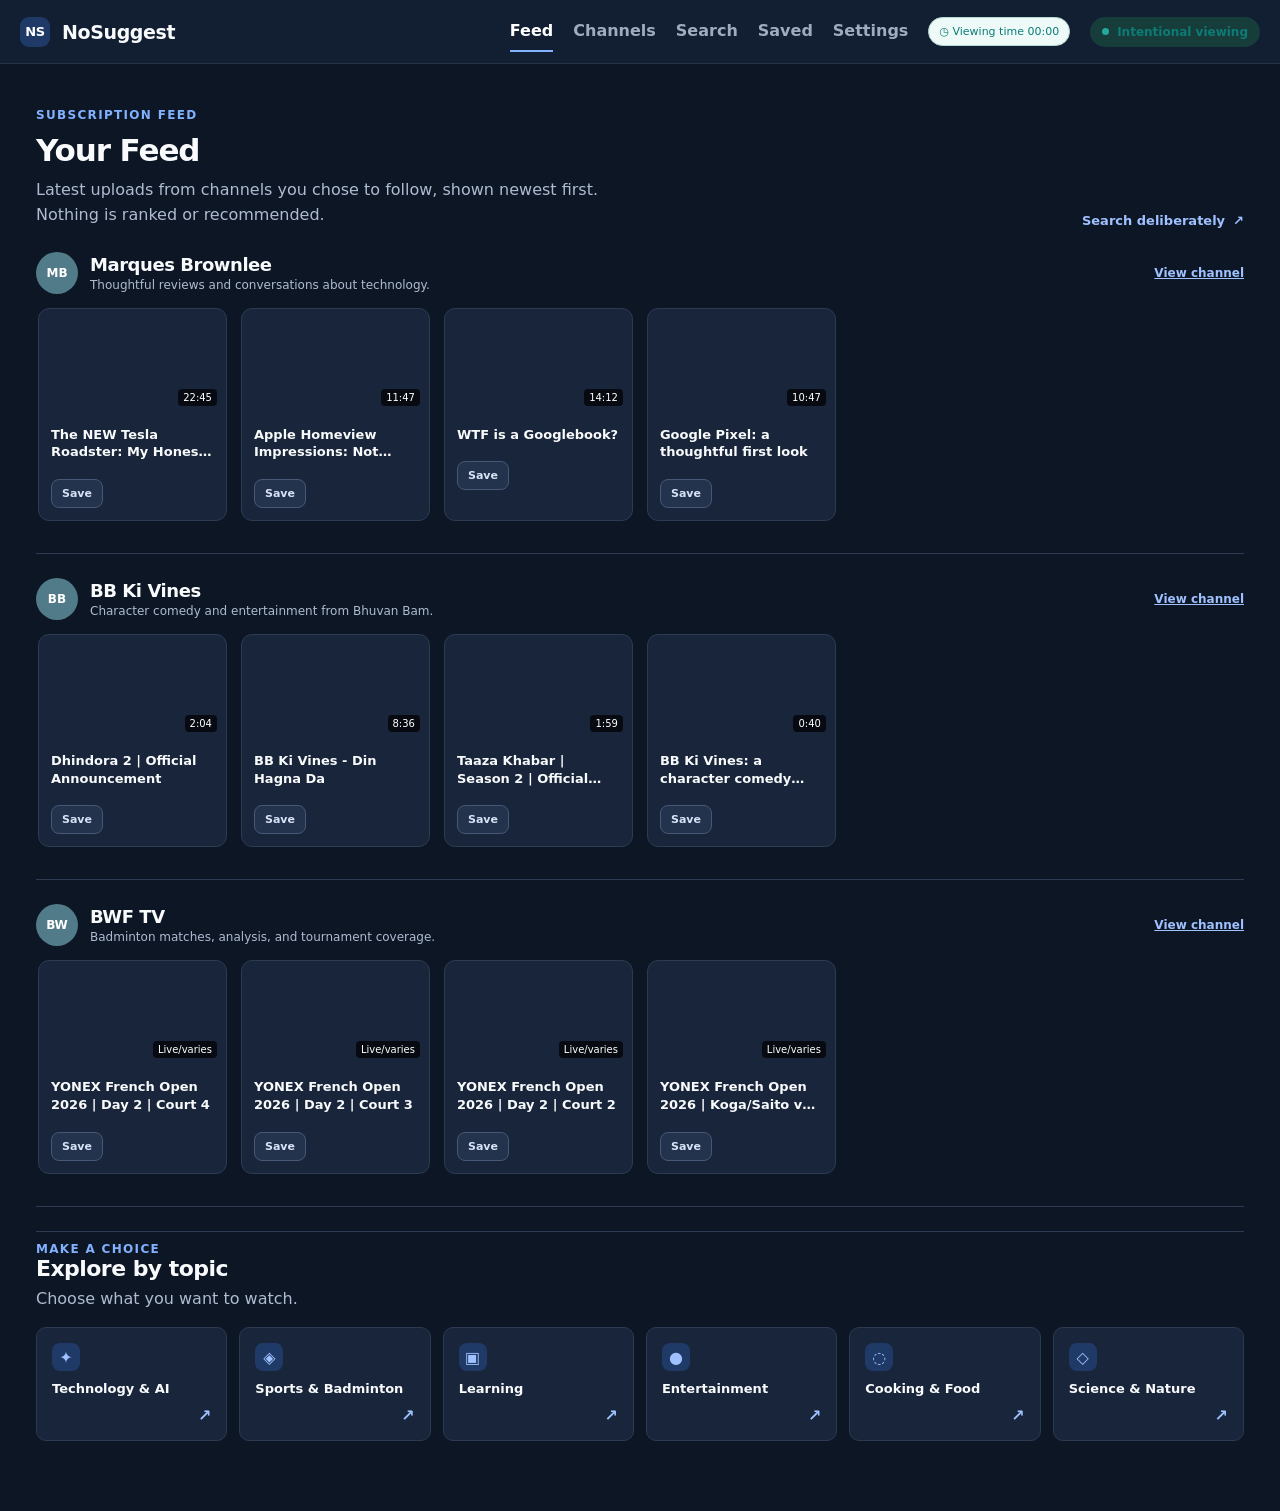
<file: index.html>
<!doctype html>
<html lang="en">
<head>
  <meta charset="utf-8">
  <meta name="viewport" content="width=device-width, initial-scale=1">
  <title>NoSuggest — Home</title>
  <link rel="stylesheet" href="css/styles.css?v=20261021b">
</head>
<body data-page="home">
  <div id="app"></div>
  <script src="js/data.js?v=20261022b"></script>
  <script src="js/app.js?v=20261021c"></script>
</body>
</html>
</file>
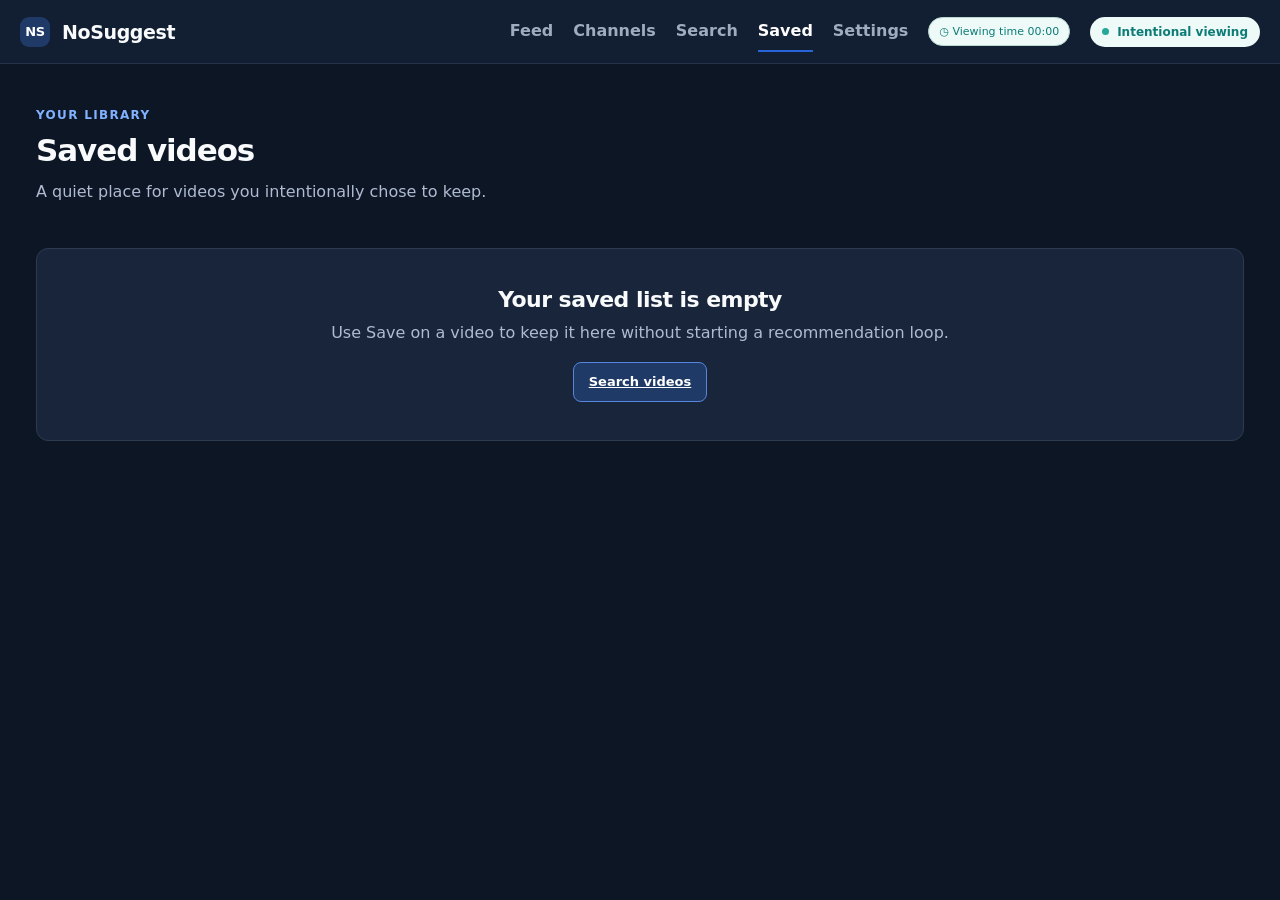
<file: saved.html>
<!doctype html>
<html lang="en">
<head>
  <meta charset="utf-8"><meta name="viewport" content="width=device-width, initial-scale=1">
  <title>NoSuggest — Saved videos</title><link rel="stylesheet" href="css/styles.css?v=20261021b">
</head>
<body data-page="saved"><div id="app"></div><script src="js/data.js?v=20261022b"></script><script src="js/app.js?v=20261021c"></script></body>
</html>
</file>
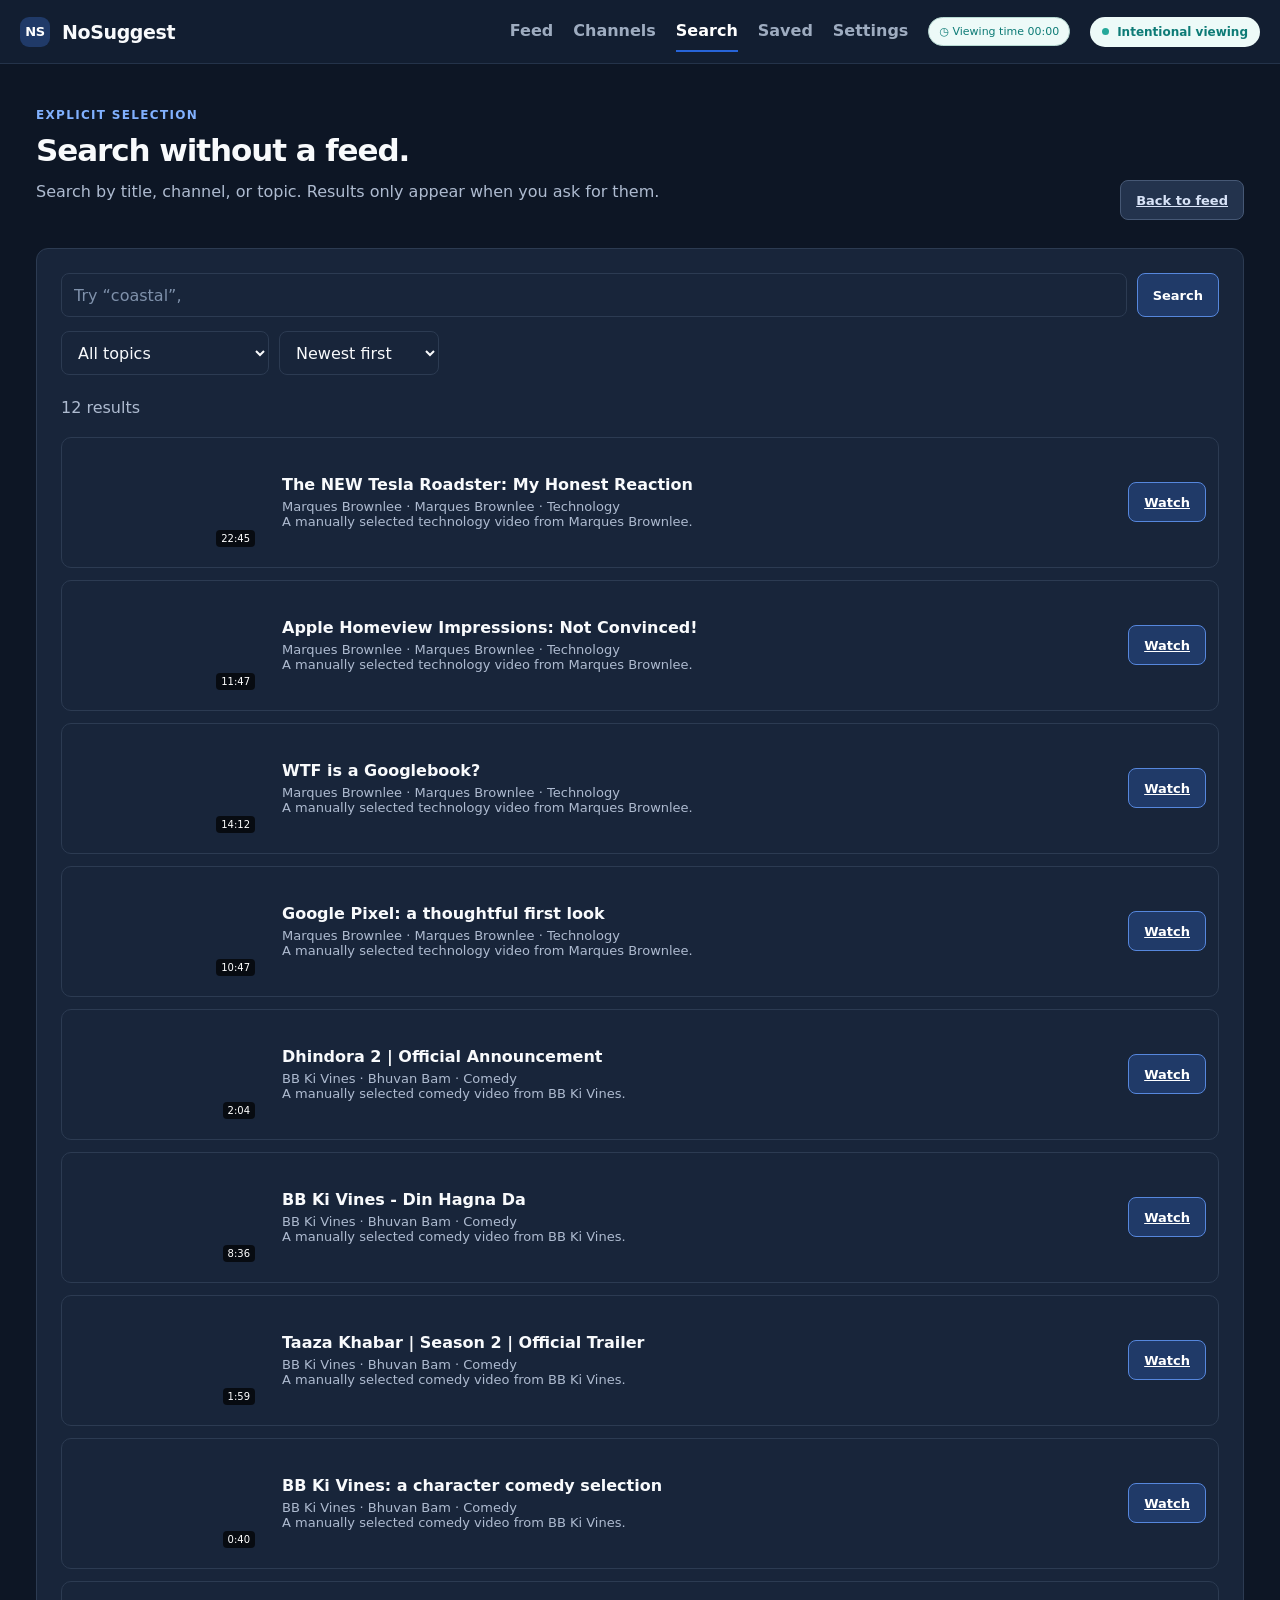
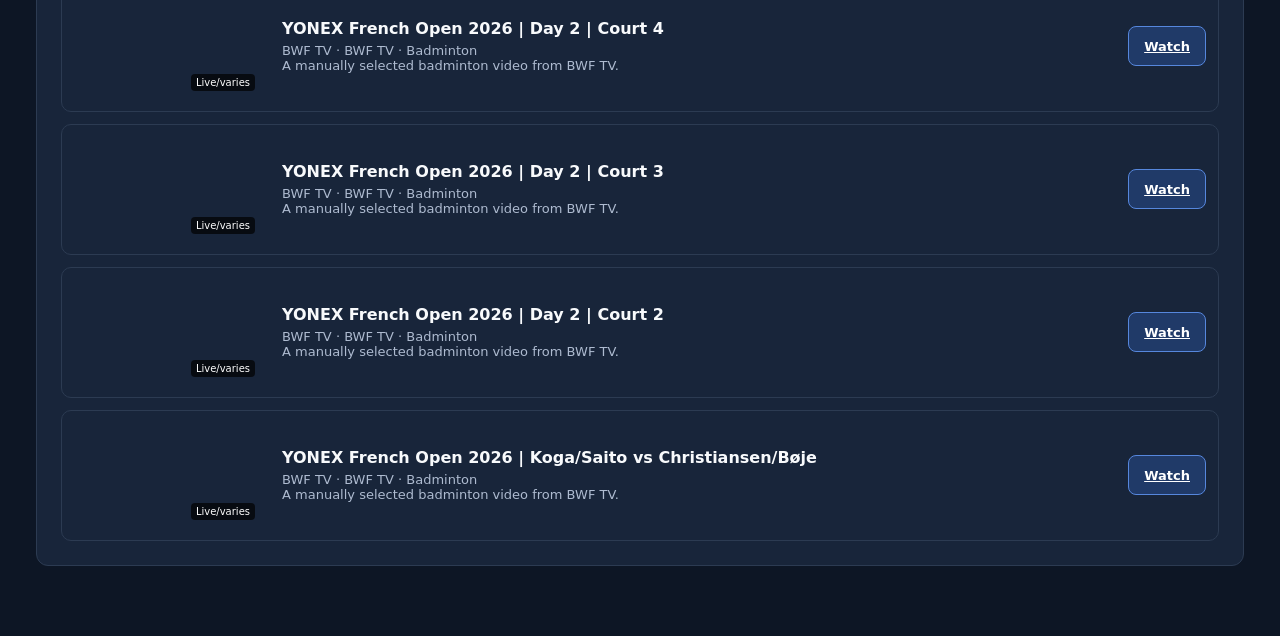
<file: search.html>
<!doctype html>
<html lang="en">
<head>
  <meta charset="utf-8"><meta name="viewport" content="width=device-width, initial-scale=1">
  <title>NoSuggest — Search</title><link rel="stylesheet" href="css/styles.css?v=20261021b">
</head>
<body data-page="search"><div id="app"></div><script src="js/data.js?v=20261022b"></script><script src="js/app.js?v=20261021c"></script></body>
</html>
</file>
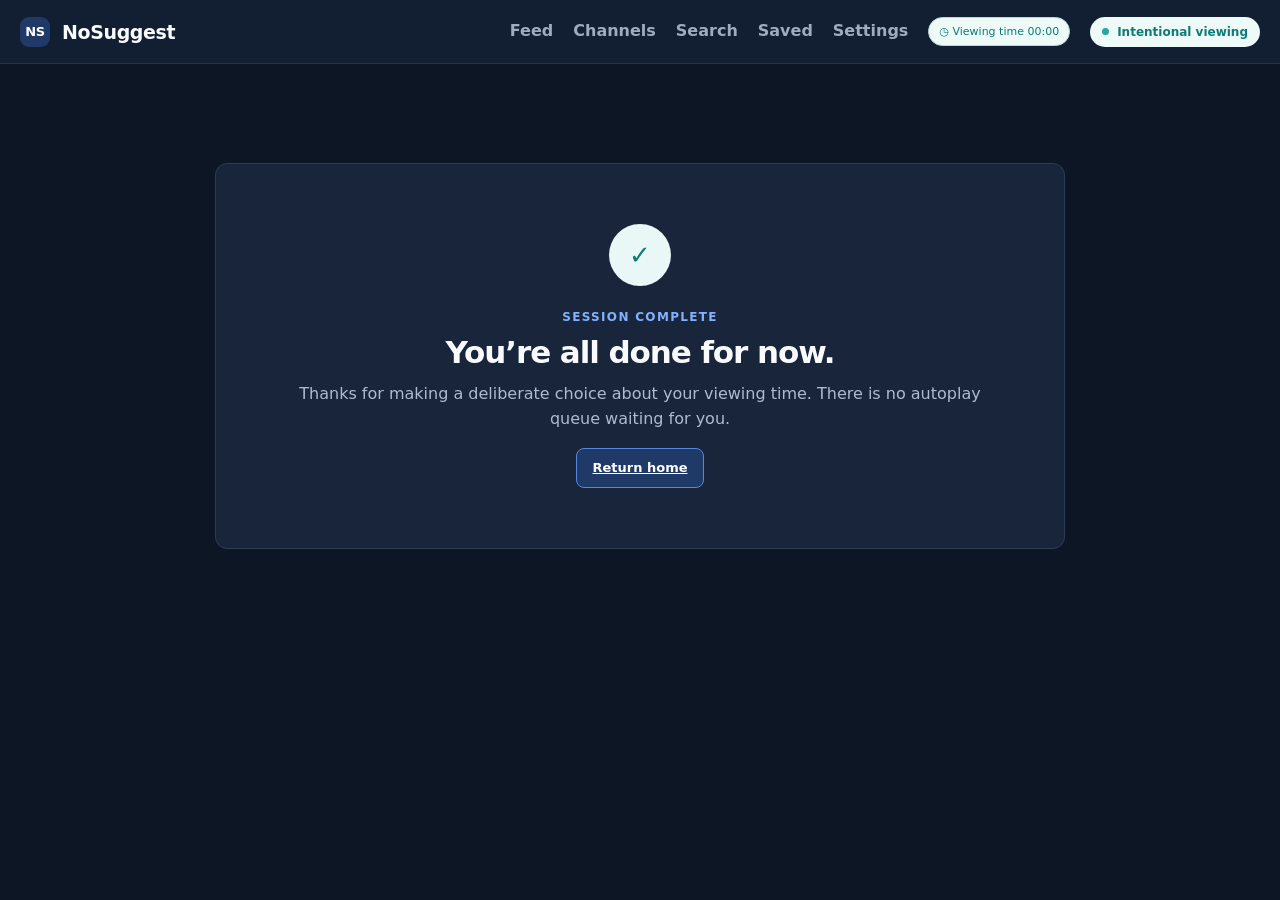
<file: session-complete.html>
<!doctype html>
<html lang="en">
<head>
  <meta charset="utf-8"><meta name="viewport" content="width=device-width, initial-scale=1">
  <title>NoSuggest — Session complete</title><link rel="stylesheet" href="css/styles.css?v=20261021b">
</head>
<body data-page="complete"><div id="app"></div><script src="js/data.js?v=20261022b"></script><script src="js/app.js?v=20261021c"></script></body>
</html>
</file>
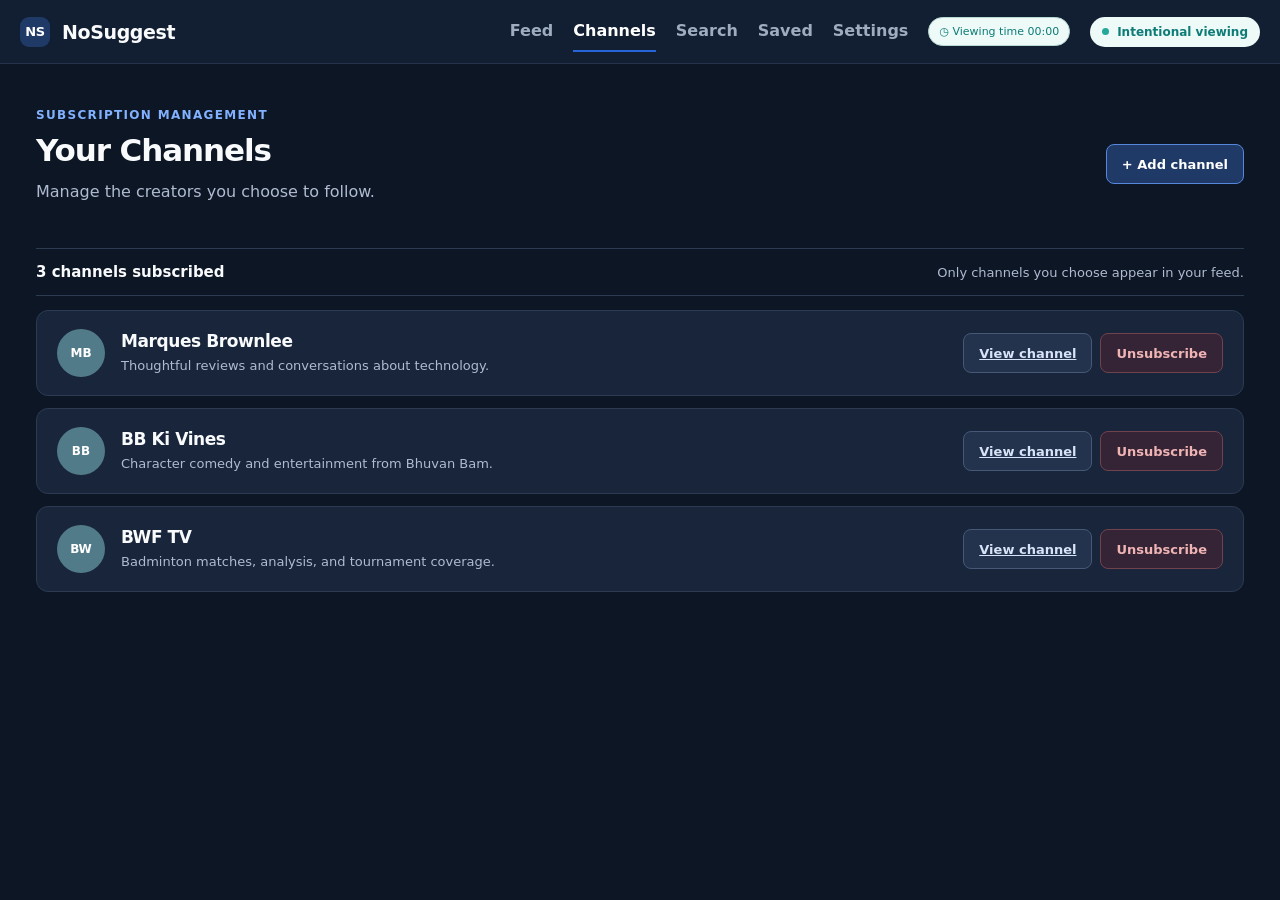
<file: subscriptions.html>
<!doctype html>
<html lang="en">
<head>
  <meta charset="utf-8"><meta name="viewport" content="width=device-width, initial-scale=1">
  <title>NoSuggest — Subscriptions</title><link rel="stylesheet" href="css/styles.css?v=20261021b">
</head>
<body data-page="subscriptions"><div id="app"></div><script src="js/data.js?v=20261022b"></script><script src="js/app.js?v=20261021c"></script></body>
</html>
</file>
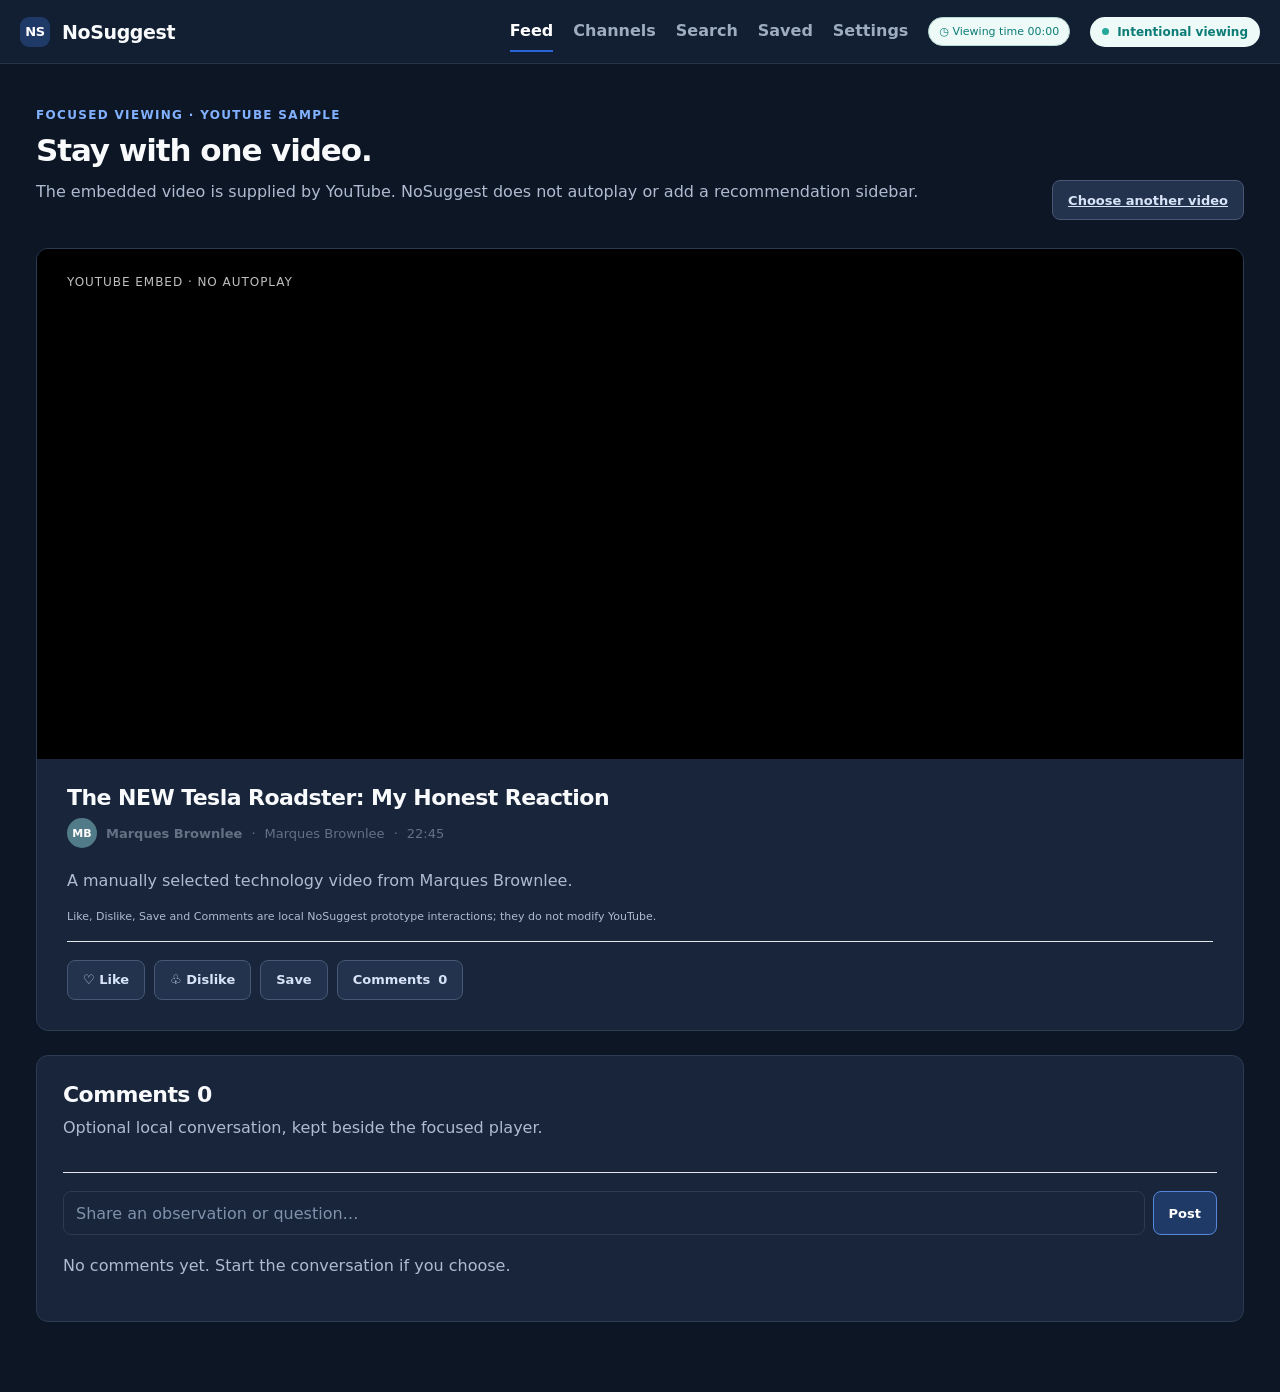
<file: watch.html>
<!doctype html>
<html lang="en">
<head>
  <meta charset="utf-8"><meta name="viewport" content="width=device-width, initial-scale=1">
  <title>NoSuggest — Watch</title><link rel="stylesheet" href="css/styles.css?v=20261021b">
</head>
<body data-page="watch"><div id="app"></div><script src="js/data.js?v=20261022b"></script><script src="js/app.js?v=20261021c"></script></body>
</html>
</file>
<file: css/styles.css>
:root {
    --ink: #1e293b;
    --muted: #667085;
    --line: #e4e7ec;
    --surface: #fff;
    --canvas: #f7f8fa;
    --navy: #14233b;
    --blue: #2764d8;
    --blue-soft: #edf4ff;
    --teal: #0d7b76;
    --shadow: 0 12px 30px rgba(20, 35, 59, .08);
    --radius: 12px
}

* {
    box-sizing: border-box
}

html {
    scroll-behavior: smooth
}

body {
    margin: 0;
    background: var(--canvas);
    color: var(--ink);
    font-family: Inter, ui-sans-serif, system-ui, -apple-system, BlinkMacSystemFont, "Segoe UI", sans-serif
}

button,
input,
select {
    font: inherit
}

button {
    cursor: pointer
}

button:focus-visible,
input:focus-visible,
select:focus-visible {
    outline: 3px solid #8bb6ff;
    outline-offset: 3px
}

.shell {
    min-height: 100vh
}

.topbar {
    height: 72px;
    padding: 0 max(24px, calc((100% - 1312px)/2 + 36px));
    display: flex;
    align-items: center;
    justify-content: space-between;
    background: var(--surface);
    border-bottom: 1px solid var(--line)
}

.brand {
    display: inline-flex;
    align-items: center;
    gap: 12px;
    border: 0;
    background: transparent;
    color: var(--navy);
    font-size: 19px;
    font-weight: 750;
    letter-spacing: -.02em;
    padding: 0
}

.brand-mark {
    width: 30px;
    height: 30px;
    display: grid;
    place-items: center;
    color: #fff;
    background: var(--navy);
    border-radius: 9px;
    font-size: 13px
}

.nav {
    display: flex;
    align-items: center;
    gap: 24px
}

.nav-link {
    border: 0;
    background: transparent;
    color: var(--muted);
    font-weight: 650;
    padding: 10px 0
}

.nav-link.active,
.nav-link:hover {
    color: var(--navy)
}

.status-pill {
    display: inline-flex;
    align-items: center;
    gap: 8px;
    padding: 8px 12px;
    border-radius: 999px;
    color: var(--teal);
    background: #edfaf8;
    font-size: 12px;
    font-weight: 750
}

.status-dot {
    width: 7px;
    height: 7px;
    border-radius: 50%;
    background: #24a89a
}

main {
    max-width: 1312px;
    margin: 0 auto;
    padding: 44px 36px 70px
}

.page-heading {
    display: flex;
    align-items: flex-end;
    justify-content: space-between;
    gap: 30px;
    margin-bottom: 28px
}

.eyebrow {
    margin: 0 0 10px;
    color: var(--blue);
    font-size: 12px;
    font-weight: 800;
    letter-spacing: .11em;
    text-transform: uppercase
}

h1,
h2,
h3,
p {
    margin-top: 0
}

h1 {
    margin-bottom: 10px;
    color: var(--navy);
    font-size: 31px;
    line-height: 1.18;
    letter-spacing: -.035em
}

h2 {
    margin-bottom: 8px;
    color: var(--navy);
    font-size: 22px;
    letter-spacing: -.025em
}

h3 {
    margin-bottom: 7px;
    font-size: 16px
}

.subtle {
    color: var(--muted);
    line-height: 1.6
}

.btn {
    min-height: 40px;
    display: inline-flex;
    align-items: center;
    justify-content: center;
    gap: 8px;
    padding: 0 15px;
    border: 1px solid var(--line);
    color: var(--ink);
    background: #fff;
    border-radius: 8px;
    font-size: 13px;
    font-weight: 700;
    transition: .15s ease
}

.btn:hover {
    border-color: #b7c2d0;
    background: #f8fafc;
    transform: translateY(-1px)
}

.btn.primary {
    border-color: var(--navy);
    color: #fff;
    background: var(--navy)
}

.btn.primary:hover {
    background: #223856
}

.btn.selected {
    border-color: #a8c7fa;
    color: var(--blue);
    background: var(--blue-soft)
}

.link-button {
    border: 0;
    background: transparent;
    color: var(--blue);
    font-weight: 700;
    padding: 0
}

.card {
    border: 1px solid var(--line);
    background: var(--surface);
    border-radius: var(--radius);
    box-shadow: var(--shadow)
}

.hero {
    display: flex;
    align-items: center;
    justify-content: space-between;
    gap: 24px;
    padding: 30px;
    margin-bottom: 28px
}

.hero p {
    max-width: 620px;
    margin-bottom: 0
}

.section {
    margin-top: 34px
}

.section-heading {
    display: flex;
    align-items: end;
    justify-content: space-between;
    margin-bottom: 14px
}

.section-heading h2 {
    margin-bottom: 0
}

.channel-row {
    display: flex;
    gap: 12px;
    overflow: auto;
    padding-bottom: 4px
}

.channel-chip {
    min-width: 180px;
    padding: 16px;
    border: 1px solid var(--line);
    background: #fff;
    border-radius: 10px;
    text-decoration: none;
    color: var(--ink)
}

.channel-chip:hover {
    border-color: #92add8
}

.channel-avatar,
.avatar {
    display: grid;
    place-items: center;
    color: #fff;
    background: #527b89;
    border-radius: 50%;
    font-weight: 800
}

.channel-avatar {
    width: 40px;
    height: 40px;
    margin-bottom: 11px;
    font-size: 12px
}

.video-grid {
    display: grid;
    grid-template-columns: repeat(3, 1fr);
    gap: 16px
}

.video-card {
    overflow: hidden;
    border: 1px solid var(--line);
    background: #fff;
    border-radius: 11px;
    transition: .15s
}

.video-card:hover {
    border-color: #92add8;
    box-shadow: 0 6px 16px rgba(39, 100, 216, .1);
    transform: translateY(-2px)
}

.thumb {
    height: 150px;
    position: relative;
    display: grid;
    place-items: center;
    overflow: hidden;
    color: rgba(255, 255, 255, .8);
    background: linear-gradient(135deg, #243f5e, #7b9c8a);
    font-size: 34px
}

.thumb:before {
    content: "";
    position: absolute;
    width: 45%;
    height: 70%;
    right: 12%;
    top: 10%;
    border-radius: 50%;
    background: #d1a867;
    opacity: .55
}

.thumb.two {
    background: linear-gradient(135deg, #8f6943, #304b64)
}

.thumb.three {
    background: linear-gradient(135deg, #1f596c, #b48b5a)
}

.thumb.four {
    background: linear-gradient(135deg, #28395e, #716c9a)
}

.thumb.five {
    background: linear-gradient(135deg, #814b42, #d08d55)
}

.thumb.six {
    background: linear-gradient(135deg, #1c5963, #5d9b91)
}

.duration {
    position: absolute;
    right: 9px;
    bottom: 8px;
    padding: 3px 5px;
    color: #fff;
    background: rgba(0, 0, 0, .7);
    border-radius: 4px;
    font-size: 10px
}

.video-card-body {
    padding: 15px
}

.video-card h3 {
    font-size: 15px
}

.video-card p {
    margin: 0;
    color: var(--muted);
    font-size: 12px;
    line-height: 1.45
}

.video-card-actions {
    display: flex;
    gap: 8px;
    margin-top: 14px
}

.video-card-actions .btn {
    min-height: 34px;
    padding: 0 11px;
    font-size: 12px
}

.empty {
    padding: 38px;
    text-align: center
}

.empty h2 {
    margin-bottom: 8px
}

.search-box {
    display: flex;
    gap: 10px
}

.search-box input {
    flex: 1
}

.input,
.select {
    width: 100%;
    min-height: 44px;
    border: 1px solid var(--line);
    padding: 10px 12px;
    color: var(--ink);
    background: #fff;
    border-radius: 8px
}

.filters {
    display: flex;
    gap: 10px;
    margin: 14px 0 20px
}

.filters .select {
    width: auto;
    min-width: 160px
}

.result-list {
    display: grid;
    gap: 12px
}

.result-card {
    display: grid;
    grid-template-columns: 190px 1fr auto;
    gap: 18px;
    align-items: center;
    padding: 12px;
    border: 1px solid var(--line);
    background: #fff;
    border-radius: 10px
}

.result-card h3 {
    margin-bottom: 5px
}

.result-card p {
    margin: 0;
    color: var(--muted);
    font-size: 13px
}

.result-card .thumb {
    height: 105px;
    border-radius: 7px
}

.result-thumb-link {
    display: block;
    cursor: pointer;
    border-radius: 7px;
    transition: opacity .15s, transform .15s
}

.result-thumb-link:hover {
    opacity: .88;
    transform: scale(1.02)
}

.result-thumb-link:focus-visible {
    outline: 3px solid #8bb6ff;
    outline-offset: 3px
}

.player-card {
    overflow: hidden
}

.video-stage {
    height: 510px;
    position: relative;
    display: flex;
    align-items: center;
    justify-content: center;
    overflow: hidden;
    background: #101c2e
}

.video-stage:before {
    content: "";
    position: absolute;
    inset: 0;
    background: radial-gradient(ellipse at 50% 40%, rgba(49, 105, 145, .62), transparent 48%), linear-gradient(135deg, #0d2238, #1f4c62 52%, #173044)
}

.video-art {
    position: relative;
    z-index: 1;
    width: 65%;
    height: 65%;
    border: 1px solid rgba(255, 255, 255, .24);
    background: linear-gradient(130deg, rgba(255, 255, 255, .11), rgba(255, 255, 255, .02));
    border-radius: 18px;
    transform: rotate(-2deg);
    box-shadow: 0 22px 55px rgba(0, 0, 0, .28)
}

.video-art:before,
.video-art:after {
    content: "";
    position: absolute;
    border-radius: 50%
}

.video-art:before {
    width: 180px;
    height: 180px;
    right: 14%;
    top: 14%;
    background: #d1a867;
    opacity: .72
}

.video-art:after {
    width: 250px;
    height: 180px;
    left: 12%;
    bottom: -20px;
    background: #154d63;
    opacity: .9;
    transform: skewX(-22deg)
}

.stage-label {
    position: absolute;
    z-index: 2;
    left: 30px;
    top: 26px;
    color: rgba(255, 255, 255, .75);
    font-size: 12px;
    letter-spacing: .08em;
    text-transform: uppercase
}

.play-large {
    position: absolute;
    z-index: 3;
    width: 66px;
    height: 66px;
    border: 0;
    color: #fff;
    background: rgba(20, 35, 59, .83);
    border-radius: 50%;
    font-size: 24px;
    padding-left: 5px
}

.play-large.is-playing {
    background: rgba(13, 123, 118, .9)
}

.video-info {
    padding: 26px 30px 30px
}

.video-meta {
    display: flex;
    align-items: center;
    gap: 9px;
    margin-bottom: 20px;
    color: var(--muted);
    font-size: 13px
}

.avatar {
    width: 30px;
    height: 30px;
    font-size: 11px
}

.watch-actions {
    display: flex;
    align-items: center;
    gap: 9px;
    flex-wrap: wrap;
    padding-top: 18px;
    border-top: 1px solid var(--line)
}

.comments {
    margin-top: 24px;
    padding: 26px
}

.comments-header {
    display: flex;
    justify-content: space-between;
    gap: 20px;
    align-items: start;
    border-bottom: 1px solid var(--line);
    padding-bottom: 16px
}

.comment-form {
    display: flex;
    gap: 8px;
    margin: 18px 0
}

.comment {
    display: flex;
    gap: 11px;
    padding: 15px 0;
    border-bottom: 1px solid #f0f1f3
}

.comment p {
    margin: 0;
    color: #475467;
    font-size: 13px;
    line-height: 1.45
}

.comment-name {
    margin-bottom: 4px;
    color: var(--navy);
    font-size: 13px;
    font-weight: 750
}

.stop-card,
.session-card {
    max-width: 850px;
    margin: 55px auto;
    padding: 60px 65px;
    text-align: center
}

.choice-grid {
    display: grid;
    grid-template-columns: repeat(3, 1fr);
    gap: 14px;
    margin-top: 34px;
    text-align: left
}

.choice {
    min-height: 155px;
    display: flex;
    flex-direction: column;
    align-items: flex-start;
    padding: 21px;
    border: 1px solid var(--line);
    color: var(--ink);
    background: #fff;
    border-radius: 11px;
    text-align: left
}

.choice:hover {
    border-color: #92add8;
    box-shadow: 0 6px 16px rgba(39, 100, 216, .1)
}

.choice strong {
    margin: 15px 0 7px;
    color: var(--navy)
}

.choice span {
    color: var(--muted);
    font-size: 12px;
    line-height: 1.45
}

.choice .arrow {
    margin-left: auto;
    color: var(--blue);
    font-size: 18px
}

.toast {
    position: fixed;
    right: 24px;
    bottom: 24px;
    z-index: 10;
    display: none;
    padding: 13px 17px;
    color: #fff;
    background: var(--navy);
    border-radius: 8px;
    box-shadow: var(--shadow);
    font-size: 13px
}

.toast.show {
    display: block
}

.footer-note {
    margin-top: 34px;
    color: #8993a1;
    font-size: 11px;
    text-align: center
}

.stop-overlay {
    position: fixed;
    inset: 0;
    z-index: 20;
    display: grid;
    place-items: center;
    padding: 24px;
    background: rgba(20, 35, 59, .68);
    overflow: auto
}

.stop-overlay .stop-card {
    width: min(850px, 100%);
    margin: 0
}

.complete-icon {
    width: 62px;
    height: 62px;
    display: grid;
    place-items: center;
    margin: 0 auto 24px;
    color: var(--teal);
    background: #e9f8f6;
    border-radius: 50%;
    font-size: 26px;
    font-weight: 800
}

.stop-overlay .choice-grid {
    margin-bottom: 22px
}

.stop-overlay .btn {
    display: flex;
    margin: 0 auto
}

@media(max-width:900px) {
    .topbar {
        padding: 0 22px
    }

    .nav {
        gap: 13px
    }

    .status-pill {
        display: none
    }

    main {
        padding: 30px 20px 55px
    }

    .video-grid {
        grid-template-columns: repeat(2, 1fr)
    }

    .result-card {
        grid-template-columns: 145px 1fr
    }

    .result-card .btn {
        grid-column: 2;
        justify-self: start
    }

    .choice-grid {
        grid-template-columns: 1fr
    }

    .video-stage {
        height: 400px
    }
}

@media(max-width:560px) {
    .topbar {
        height: auto;
        min-height: 68px;
        padding: 15px 17px;
        align-items: flex-start;
        gap: 12px
    }

    .brand {
        font-size: 17px
    }

    .nav {
        flex-wrap: wrap;
        justify-content: flex-end;
        gap: 7px 12px
    }

    .nav-link {
        font-size: 12px
    }

    main {
        padding: 24px 14px 45px
    }

    .page-heading {
        display: block
    }

    h1 {
        font-size: 27px
    }

    .page-heading>.btn {
        margin-top: 15px
    }

    .hero {
        display: block;
        padding: 23px
    }

    .hero .btn {
        margin-top: 16px
    }

    .video-grid {
        grid-template-columns: 1fr
    }

    .search-box {
        flex-wrap: wrap
    }

    .search-box .btn {
        width: 100%
    }

    .filters {
        flex-wrap: wrap
    }

    .filters .select {
        flex: 1;
        min-width: 130px
    }

    .result-card {
        grid-template-columns: 1fr
    }

    .result-card .thumb {
        height: 150px
    }

    .result-card .btn {
        grid-column: auto
    }

    .video-stage {
        height: 335px
    }

    .video-art {
        width: 78%;
        height: 58%
    }

    .video-info {
        padding: 22px 18px
    }

    .video-info h2 {
        font-size: 20px
    }

    .watch-actions .end-button {
        width: 100%;
        margin-left: 0
    }

    .comments {
        padding: 20px 16px
    }

    .comment-form {
        flex-wrap: wrap
    }

    .comment-form .btn {
        width: 100%
    }

    .stop-card,
    .session-card {
        margin-top: 25px;
        padding: 42px 22px
    }

    .channel-chip {
        min-width: 160px
    }
}

.feed-header {
    display: flex;
    align-items: end;
    justify-content: space-between;
    gap: 24px;
    margin-bottom: 24px
}

.feed-header h1 {
    margin-bottom: 8px
}

.feed-header p:not(.eyebrow) {
    max-width: 600px;
    margin: 0;
    color: var(--muted);
    line-height: 1.6
}

.feed-search {
    display: inline-flex;
    align-items: center;
    gap: 8px;
    color: var(--blue);
    font-size: 13px;
    font-weight: 750;
    text-decoration: none;
    white-space: nowrap
}

.feed-channel {
    padding: 0 0 22px;
    margin-bottom: 24px;
    border-bottom: 1px solid rgba(228, 231, 236, .15)
}

.feed-channel:last-child {
    border-bottom: 0
}

.feed-channel-heading {
    display: flex;
    align-items: center;
    gap: 12px;
    margin-bottom: 12px
}

.feed-channel-heading .channel-avatar {
    flex: none;
    width: 42px;
    height: 42px;
    margin: 0
}

.feed-channel-heading h2 {
    margin: 0;
    font-size: 18px
}

.feed-channel-heading p {
    margin: 3px 0 0;
    color: var(--muted);
    font-size: 12px
}

.feed-channel-heading .link-button {
    margin-left: auto;
    font-size: 12px
}

.feed-row {
    display: flex;
    gap: 14px;
    max-width: 100%;
    overflow-x: auto;
    overscroll-behavior-inline: contain;
    padding: 2px 2px 10px;
    scroll-snap-type: x proximity
}

.feed-row::-webkit-scrollbar {
    height: 7px
}

.feed-row::-webkit-scrollbar-thumb {
    background: #53627a;
    border-radius: 9px
}

.feed-row .video-card {
    flex: 0 0 clamp(180px, calc((100% - 70px)/6), 220px);
    scroll-snap-align: start;
    background: #18253a;
    border-color: #2c3b52
}

.feed-row .video-card:hover {
    border-color: #6f9ce9
}

.feed-row .thumb {
    height: 116px
}

.feed-row .video-card-link {
    color: #f8fafc;
    text-decoration: none
}

.feed-row .video-card-body {
    padding: 12px 12px 4px
}

.feed-row .video-card h3 {
    display: -webkit-box;
    overflow: hidden;
    -webkit-box-orient: vertical;
    -webkit-line-clamp: 2;
    line-clamp: 2;
    margin-bottom: 8px;
    color: #f8fafc;
    font-size: 13px;
    line-height: 1.35
}

.feed-row .video-card p {
    color: #aebbd0;
    font-size: 11px
}

.feed-row .video-card-actions {
    padding: 0 12px 12px;
    margin-top: 6px
}

.feed-row .video-card-actions .btn {
    min-height: 29px;
    padding: 0 10px;
    color: #d8e3f7;
    border-color: #465875;
    background: #23334d;
    font-size: 11px
}

.feed-row .video-card-actions .btn.selected {
    color: #9fc1ff;
    background: #203a68;
    border-color: #5687dd
}

.feed-empty {
    max-width: 640px;
    margin: 40px auto;
    padding: 52px;
    text-align: center;
    background: #18253a;
    border-color: #2c3b52;
    color: #f8fafc
}

.feed-empty h2 {
    color: #f8fafc
}

.feed-empty p {
    color: #aebbd0
}

.empty-icon {
    width: 52px;
    height: 52px;
    display: grid;
    place-items: center;
    margin: 0 auto 18px;
    border-radius: 50%;
    color: #a8c7fa;
    background: #203a68;
    font-size: 23px
}

body[data-page="home"] {
    background: #0d1625;
    color: #f8fafc
}

body[data-page="home"] .topbar {
    border-color: #24334a;
    background: #121e31
}

body[data-page="home"] .brand,
body[data-page="home"] h1,
body[data-page="home"] h2 {
    color: #f8fafc
}

body[data-page="home"] .nav-link {
    color: #9eacc0
}

body[data-page="home"] .nav-link.active,
body[data-page="home"] .nav-link:hover {
    color: #fff
}

body[data-page="home"] .eyebrow {
    color: #81b1ff
}

body[data-page="home"] .status-pill {
    background: #173d3b
}

@media(max-width:560px) {
    .feed-header {
        display: block;
        margin-bottom: 25px
    }

    .feed-search {
        margin-top: 16px
    }

    .feed-channel-heading {
        align-items: flex-start
    }

    .feed-channel-heading .link-button {
        font-size: 11px
    }

    .feed-row .video-card {
        flex-basis: 168px
    }
}

.topbar {
    height: 64px;
    padding: 0 max(20px, calc((100% - 1312px)/2 + 36px));
    background: var(--surface)
}

.thumb.youtube-thumb:before {
    display: none
}

.youtube-thumb {
    background-position: center !important;
    background-size: cover !important;
    background-repeat: no-repeat !important
}

.youtube-player {
    position: absolute;
    inset: 0;
    display: flex;
    flex-direction: column;
    background: #000
}

.youtube-player iframe {
    width: 100%;
    height: 100%;
    min-height: 0;
    border: 0;
    flex: 1
}

.embed-fallback {
    position: absolute;
    right: 12px;
    bottom: 76px;
    left: 12px;
    padding: 8px 11px;
    color: #dbe8f7;
    background: rgba(20, 35, 59, .9);
    border-radius: 6px;
    font-size: 11px;
    text-align: center
}

.embed-fallback a {
    color: #9fc1ff;
    font-weight: 700
}

.youtube-player.api-unavailable .embed-fallback {
    background: rgba(132, 73, 31, .94)
}

.prototype-note {
    color: rgba(255, 255, 255, .62);
    font-size: 11px
}

.prototype-disclaimer {
    margin: 0 0 18px;
    color: var(--muted);
    font-size: 11px
}

.nav {
    gap: 20px
}

.nav-link {
    display: inline-flex;
    align-items: center;
    min-height: 38px;
    border-bottom: 2px solid transparent;
    text-decoration: none;
    white-space: nowrap
}

.nav-link.active {
    border-bottom-color: var(--blue)
}

.nav-settings {
    font-weight: 650
}

.brand {
    white-space: nowrap;
    text-decoration: none
}

.brand:focus-visible,
.nav-link:focus-visible {
    outline-offset: 4px
}

.viewing-time {
    display: inline-flex;
    align-items: center;
    padding: 7px 10px;
    border: 1px solid #b7d9d2;
    border-radius: 999px;
    color: var(--teal);
    background: #edfaf8;
    font-size: 11px;
    font-variant-numeric: tabular-nums;
    white-space: nowrap
}

body[data-page="home"] .nav-link.active {
    border-bottom-color: #81b1ff
}

@media(max-width:700px) {
    .topbar {
        height: auto;
        min-height: 64px;
        align-items: flex-start;
        padding: 13px 18px
    }

    .nav {
        flex-wrap: wrap;
        justify-content: flex-end;
        gap: 4px 12px
    }

    .nav-link {
        min-height: 30px;
        padding: 4px 0;
        font-size: 12px
    }

    .viewing-time {
        order: 5;
        padding: 6px 9px;
        font-size: 10px
    }

    .status-pill {
        order: 6;
        padding: 6px 9px;
        font-size: 10px
    }

    .brand {
        font-size: 17px
    }

    .nav-settings {
        display: none
    }
}

/* Shared dark theme for every rendered page. */
body {
    background: #0d1625;
    color: #f8fafc
}

a {
    color: inherit
}

.topbar {
    border-color: #24334a;
    background: #121e31
}

.brand,
h1,
h2,
.comment-name {
    color: #f8fafc
}

.brand-mark {
    background: #203a68
}

.nav-link {
    color: #9eacc0
}

.nav-link.active,
.nav-link:hover {
    color: #fff
}

.eyebrow {
    color: #81b1ff
}

.card,
.channel-chip,
.video-card,
.result-card,
.choice,
.input,
.select {
    border-color: #2c3b52;
    background: #18253a;
    box-shadow: none
}

.channel-chip,
.video-card-link,
.choice {
    color: #f8fafc;
    text-decoration: none
}

.video-card .thumb {
    height: auto;
    aspect-ratio: 16 / 9
}

.channel-chip:hover,
.video-card:hover,
.choice:hover {
    border-color: #6f9ce9;
    box-shadow: 0 6px 16px rgba(39, 100, 216, .16)
}

.subtle,
.video-card p,
.result-card p,
.feed-header p:not(.eyebrow),
.feed-channel-heading p,
.prototype-disclaimer {
    color: #aebbd0
}

.btn {
    border-color: #465875;
    color: #d8e3f7;
    background: #23334d
}

.btn:hover {
    border-color: #6f9ce9;
    background: #2a3e5d
}

.btn.primary {
    border-color: #5687dd;
    color: #fff;
    background: #203a68
}

.btn.primary:hover {
    background: #294b83
}

.btn.selected {
    border-color: #5687dd;
    color: #9fc1ff;
    background: #203a68
}

.link-button,
.feed-search {
    color: #9fc1ff
}

.input,
.select {
    color: #f8fafc
}

.input::placeholder {
    color: #7f91ab
}

.comment {
    border-bottom-color: #2c3b52
}

.comment p {
    color: #aebbd0
}

.subscription-block strong {
    color: #f8fafc
}

.empty {
    color: #f8fafc
}

.empty h2,
.choice strong {
    color: #f8fafc
}

.feed-channel {
    border-bottom-color: #2c3b52
}

.channels-heading {
    align-items: center
}

.channel-summary {
    display: flex;
    align-items: center;
    justify-content: space-between;
    gap: 16px;
    padding: 14px 0;
    margin-bottom: 14px;
    border-top: 1px solid #2c3b52;
    border-bottom: 1px solid #2c3b52;
    color: #aebbd0;
    font-size: 13px
}

.channel-summary strong {
    color: #f8fafc;
    font-size: 15px
}

.managed-channel-list {
    display: grid;
    gap: 12px
}

.managed-channel {
    display: grid;
    grid-template-columns: auto 1fr auto;
    align-items: center;
    gap: 16px;
    padding: 18px 20px
}

.managed-channel .channel-avatar,
.channel-detail-header .channel-avatar,
.available-channel .channel-avatar {
    flex: none;
    width: 48px;
    height: 48px;
    margin: 0;
}

.managed-channel-info h2 {
    margin: 0 0 5px;
    font-size: 17px
}

.managed-channel-info p,
.available-channel p,
.channel-detail-header p {
    margin: 0;
    color: #aebbd0;
    font-size: 13px;
    line-height: 1.5
}

.managed-channel-actions {
    display: flex;
    align-items: center;
    gap: 8px
}

.managed-channel-actions .unsubscribe {
    color: #f0b4b4;
    border-color: #70424d;
    background: #352436
}

.managed-channel-actions .unsubscribe:hover {
    border-color: #c46b78;
    background: #4a2938
}

.channel-detail {
    padding: 22px
}

.channel-detail-header {
    display: flex;
    align-items: center;
    gap: 14px;
    padding-bottom: 20px;
    margin-bottom: 20px;
    border-bottom: 1px solid #2c3b52
}

.channel-detail-header h2 {
    margin: 0 0 5px
}

.modal-backdrop {
    position: fixed;
    inset: 0;
    z-index: 20;
    display: grid;
    place-items: center;
    padding: 24px;
    background: rgba(5, 11, 20, .75)
}

.add-channel-modal {
    width: min(620px, 100%);
    max-height: min(680px, calc(100vh - 48px));
    overflow: auto;
    padding: 24px
}

.modal-header {
    display: flex;
    justify-content: space-between;
    gap: 20px;
    margin-bottom: 18px
}

.modal-header h2 {
    margin-bottom: 6px
}

.modal-header p {
    margin-bottom: 0
}

.modal-close {
    flex: none;
    width: 36px;
    height: 36px;
    border: 1px solid #465875;
    border-radius: 8px;
    color: #d8e3f7;
    background: #23334d;
    font-size: 22px;
    line-height: 1
}

.modal-close:hover {
    border-color: #6f9ce9;
    background: #2a3e5d
}

.available-channel-list {
    display: grid;
    gap: 8px;
    margin-top: 16px
}

.available-channel {
    display: grid;
    grid-template-columns: auto 1fr auto;
    align-items: center;
    gap: 12px;
    padding: 12px;
    border: 1px solid #2c3b52;
    border-radius: 9px
}

.available-channel .channel-avatar {
    width: 38px;
    height: 38px;
    font-size: 11px
}

.available-channel strong {
    color: #f8fafc;
    font-size: 14px
}

.available-channel p {
    margin-top: 3px;
    font-size: 12px
}

.modal-empty {
    padding: 30px 10px 10px;
    text-align: center
}

.modal-empty h3 {
    margin-bottom: 8px
}

.sr-only {
    position: absolute;
    width: 1px;
    height: 1px;
    padding: 0;
    margin: -1px;
    overflow: hidden;
    clip: rect(0, 0, 0, 0);
    white-space: nowrap;
    border: 0
}

@media(max-width:560px) {
    .channels-heading {
        align-items: flex-start
    }

    .channels-heading > .btn {
        width: 100%;
        margin-top: 15px
    }

    .channel-summary {
        display: block
    }

    .channel-summary span {
        display: block;
        margin-top: 5px
    }

    .managed-channel {
        grid-template-columns: auto 1fr;
        padding: 16px
    }

    .managed-channel-actions {
        grid-column: 1 / -1;
        display: grid;
        grid-template-columns: 1fr 1fr
    }

    .managed-channel-actions .btn {
        width: 100%
    }

    .add-channel-modal {
        padding: 18px
    }

    .available-channel {
        grid-template-columns: auto 1fr;
    }

    .available-channel .btn {
        grid-column: 2;
        justify-self: start
    }
}

.explore-section {
    padding-top: 10px;
    margin-top: 8px;
    border-top: 1px solid #2c3b52
}

.explore-section .section-heading {
    margin-bottom: 16px
}

.explore-section .section-heading h2 {
    margin-bottom: 5px
}

.explore-section .section-heading p {
    margin-bottom: 0
}

.topic-grid {
    display: grid;
    grid-template-columns: repeat(6, minmax(0, 1fr));
    gap: 12px
}

.topic-card {
    min-height: 112px;
    display: flex;
    flex-direction: column;
    align-items: flex-start;
    justify-content: space-between;
    gap: 10px;
    padding: 15px;
    border: 1px solid #2c3b52;
    border-radius: 10px;
    color: #f8fafc;
    background: #18253a;
    font-size: 13px;
    font-weight: 750;
    text-decoration: none;
    transition: .15s ease
}

.topic-card:hover {
    border-color: #6f9ce9;
    background: #20304a;
    transform: translateY(-2px)
}

.topic-card:focus-visible {
    outline: 3px solid #8bb6ff;
    outline-offset: 3px
}

.topic-icon {
    display: grid;
    place-items: center;
    width: 28px;
    height: 28px;
    border-radius: 8px;
    color: #9fc1ff;
    background: #203a68;
    font-size: 16px
}

.topic-arrow {
    align-self: flex-end;
    color: #9fc1ff;
    font-size: 16px
}

.search-panel {
    padding: 24px
}

@media(max-width:900px) {
    .topic-grid {
        grid-template-columns: repeat(3, 1fr)
    }
}

@media(max-width:560px) {
    .topic-grid {
        grid-template-columns: repeat(2, 1fr)
    }

    .search-panel {
        padding: 18px
    }
}
</file>
